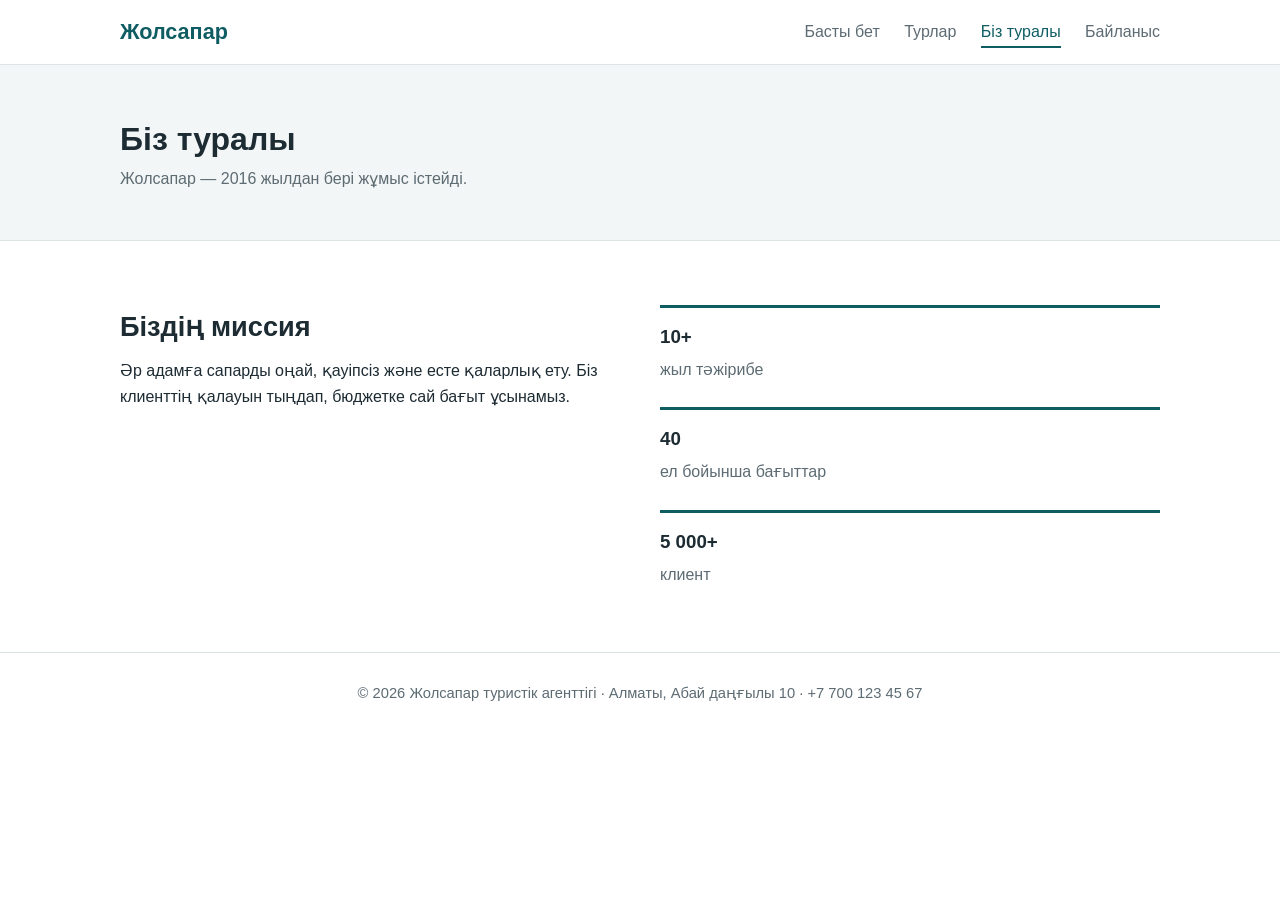
<file: zerde/about.html>
<!DOCTYPE html>
<html lang="kk">
<head>
<meta charset="UTF-8">
<meta name="viewport" content="width=device-width,initial-scale=1">
<title>Біз туралы — Жолсапар</title>
<link rel="stylesheet" href="style.css">
</head>
<body>
<header><div class="wrap nav">
  <a class="logo" href="index.html">Жолсапар</a>
  <nav>
    <a href="index.html">Басты бет</a>
    <a href="tours.html">Турлар</a>
    <a href="about.html" class="on">Біз туралы</a>
    <a href="contact.html">Байланыс</a>
  </nav>
</div></header>

<div class="page-title"><div class="wrap">
  <h1>Біз туралы</h1>
  <p>Жолсапар — 2016 жылдан бері жұмыс істейді.</p>
</div></div>

<section><div class="wrap two">
  <div>
    <h2>Біздің миссия</h2>
    <p>Әр адамға сапарды оңай, қауіпсіз және есте қаларлық ету. Біз клиенттің қалауын тыңдап, бюджетке сай бағыт ұсынамыз.</p>
  </div>
  <div class="grid">
    <div class="feat"><h3>10+</h3><p>жыл тәжірибе</p></div>
    <div class="feat"><h3>40</h3><p>ел бойынша бағыттар</p></div>
    <div class="feat"><h3>5 000+</h3><p>клиент</p></div>
  </div>
</div></section>

<footer><div class="wrap">© 2026 Жолсапар туристік агенттігі · Алматы, Абай даңғылы 10 · +7 700 123 45 67</div></footer>
</body>
</html>
</file>
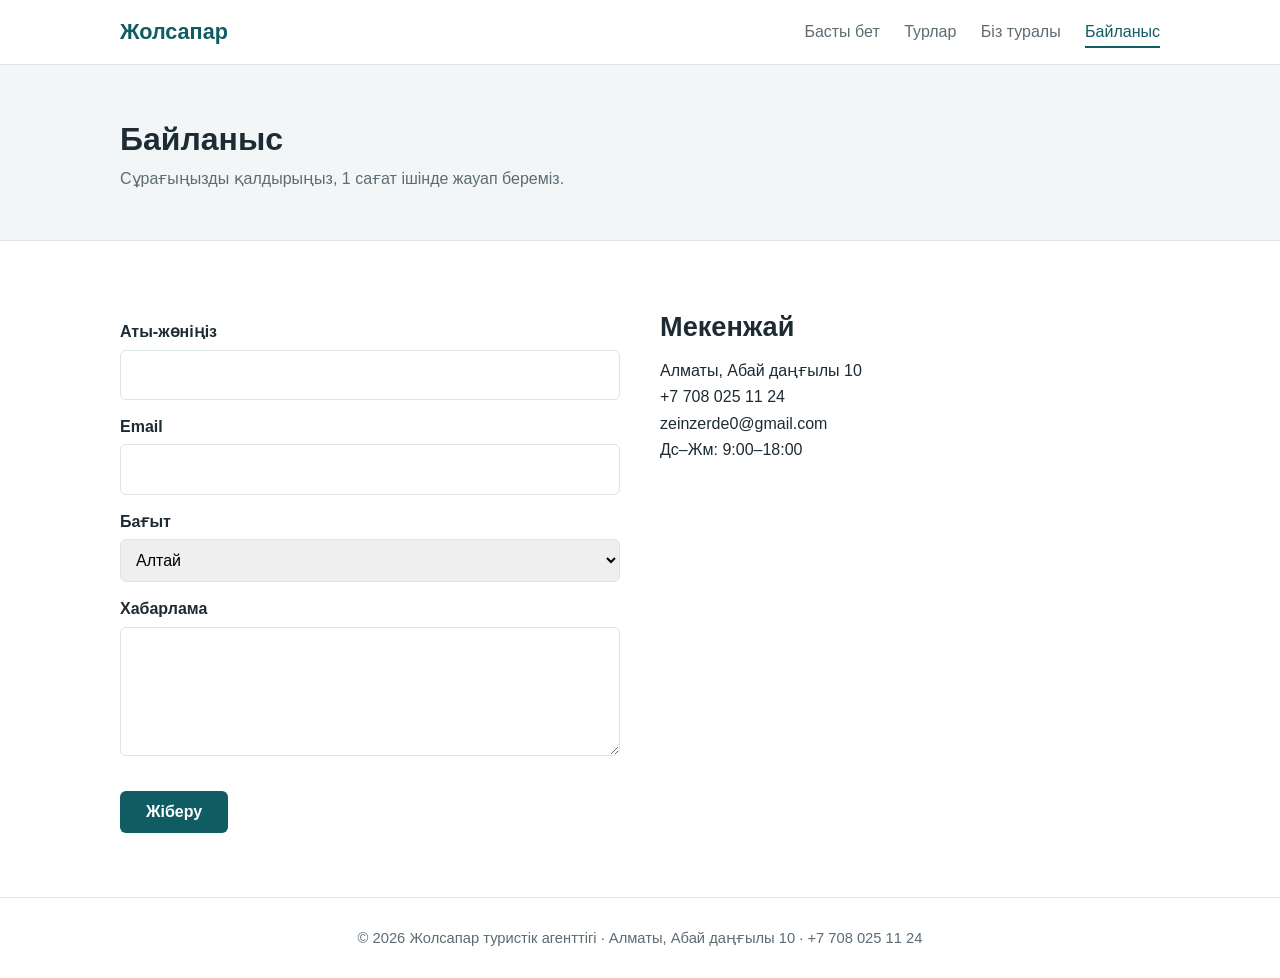
<file: zerde/contact.html>
<!DOCTYPE html>
<html lang="kk">
<head>
<meta charset="UTF-8">
<meta name="viewport" content="width=device-width,initial-scale=1">
<title>Байланыс — Жолсапар</title>
<link rel="stylesheet" href="style.css">
</head>
<body>
<header><div class="wrap nav">
  <a class="logo" href="index.html">Жолсапар</a>
  <nav>
    <a href="index.html">Басты бет</a>
    <a href="tours.html">Турлар</a>
    <a href="about.html">Біз туралы</a>
    <a href="contact.html" class="on">Байланыс</a>
  </nav>
</div></header>

<div class="page-title"><div class="wrap">
  <h1>Байланыс</h1>
  <p>Сұрағыңызды қалдырыңыз, 1 сағат ішінде жауап береміз.</p>
</div></div>

<section><div class="wrap two">
  <form id="f">
    <label for="n">Аты-жөніңіз</label><input id="n" required>
    <label for="e">Email</label><input id="e" type="email" required>
    <label for="d">Бағыт</label>
    <select id="d"><option>Алтай</option><option>Стамбул</option><option>Париж</option><option>Мальдив</option><option>Жапония</option></select>
    <label for="m">Хабарлама</label><textarea id="m" rows="4"></textarea>
    <br><br>
    <button class="btn dark" type="submit">Жіберу</button>
    <p class="ok" id="ok">Рахмет! Өтінім жіберілді.</p>
  </form>
  <div>
    <h2>Мекенжай</h2>
    <p>Алматы, Абай даңғылы 10<br>+7 708 025 11 24<br>zeinzerde0@gmail.com<br>Дс–Жм: 9:00–18:00</p>
  </div>
</div></section>

<footer><div class="wrap">© 2026 Жолсапар туристік агенттігі · Алматы, Абай даңғылы 10 · +7 708 025 11 24</div></footer>

<script>
document.getElementById("f").addEventListener("submit", function(e){
  e.preventDefault();
  document.getElementById("ok").style.display = "block";
  this.reset();
});
</script>
</body>
</html>
</file>
<file: zerde/style.css>
:root{--ink:#1d2b33;--muted:#5d6b73;--bg:#fff;--soft:#f3f6f6;--line:#dde4e6;--brand:#0f5c63;--brand-d:#0a4348;--sand:#e9dcc3}
*{box-sizing:border-box;margin:0;padding:0}
html{scroll-behavior:smooth}
body{font-family:"Segoe UI",Helvetica,Arial,sans-serif;color:var(--ink);background:var(--bg);line-height:1.65}
a{color:inherit;text-decoration:none}
:focus-visible{outline:3px solid var(--brand);outline-offset:2px}
.wrap{max-width:1080px;margin:0 auto;padding:0 20px}
header{position:sticky;top:0;background:#fff;border-bottom:1px solid var(--line);z-index:10}
.nav{display:flex;justify-content:space-between;align-items:center;min-height:64px;flex-wrap:wrap;gap:8px}
.logo{font-size:1.35rem;font-weight:700;color:var(--brand)}
nav a{margin-left:20px;color:var(--muted);padding:6px 0;border-bottom:2px solid transparent}
nav a:hover,nav a.on{color:var(--brand);border-color:var(--brand)}
.hero{background:linear-gradient(rgba(10,67,72,.72),rgba(10,67,72,.72)),url("https://images.unsplash.com/photo-1506905925346-21bda4d32df4?w=1600") center/cover var(--brand-d);color:#fff;padding:110px 0}
.hero h1{font-size:clamp(2rem,5vw,3.4rem);line-height:1.2;max-width:640px;margin-bottom:16px}
.hero p{max-width:520px;margin-bottom:28px;opacity:.92}
.page-title{background:var(--soft);padding:48px 0;border-bottom:1px solid var(--line)}
.page-title h1{font-size:2rem}
.page-title p{color:var(--muted)}
.btn{display:inline-block;background:var(--sand);color:var(--brand-d);padding:12px 26px;border-radius:6px;font-weight:600;border:0;cursor:pointer;font-size:1rem}
.btn:hover{background:#f1e8d4}
.btn.dark{background:var(--brand);color:#fff}
.btn.dark:hover{background:var(--brand-d)}
section{padding:64px 0}
h2{font-size:1.7rem;margin-bottom:8px}
.lead{color:var(--muted);margin-bottom:32px;max-width:560px}
.grid{display:grid;grid-template-columns:repeat(auto-fit,minmax(250px,1fr));gap:24px}
.card{border:1px solid var(--line);border-radius:8px;overflow:hidden;background:#fff}
.card img{width:100%;height:180px;object-fit:cover;display:block;background:var(--soft)}
.card div{padding:18px}
.card h3{font-size:1.1rem;margin-bottom:4px}
.card p{color:var(--muted);font-size:.95rem}
.price{display:block;margin-top:10px;color:var(--brand);font-weight:700}
.feat{border-top:3px solid var(--brand);padding-top:14px}
.feat h3{margin-bottom:4px}
.feat p{color:var(--muted)}
.soft{background:var(--soft)}
.two{display:grid;grid-template-columns:repeat(auto-fit,minmax(280px,1fr));gap:40px;align-items:start}
form label{display:block;margin:14px 0 4px;font-weight:600}
input,select,textarea{width:100%;padding:11px;border:1px solid var(--line);border-radius:6px;font:inherit}
.ok{display:none;margin-top:14px;color:var(--brand);font-weight:600}
footer{border-top:1px solid var(--line);padding:28px 0;color:var(--muted);font-size:.92rem;text-align:center}
@media(max-width:600px){nav a{margin:0 14px 0 0}.hero{padding:70px 0}}
.click{cursor:pointer;transition:box-shadow .2s,border-color .2s}
.click:hover{border-color:var(--brand);box-shadow:0 4px 14px rgba(15,92,99,.15)}
dialog{border:0;border-radius:10px;padding:0;width:min(640px,92vw);max-height:90vh;overflow:auto;color:var(--ink)}
dialog::backdrop{background:rgba(10,30,35,.55)}
dialog img{width:100%;height:240px;object-fit:cover;display:block}
.dbody{padding:24px}
.dbody h3{margin:8px 0}
.dbody ul{margin:0 0 14px 20px}
.dbody li{margin-bottom:4px}
.meta{color:var(--brand);font-weight:600}
.dbtn{display:flex;gap:12px;margin-top:20px;flex-wrap:wrap}
</file>
